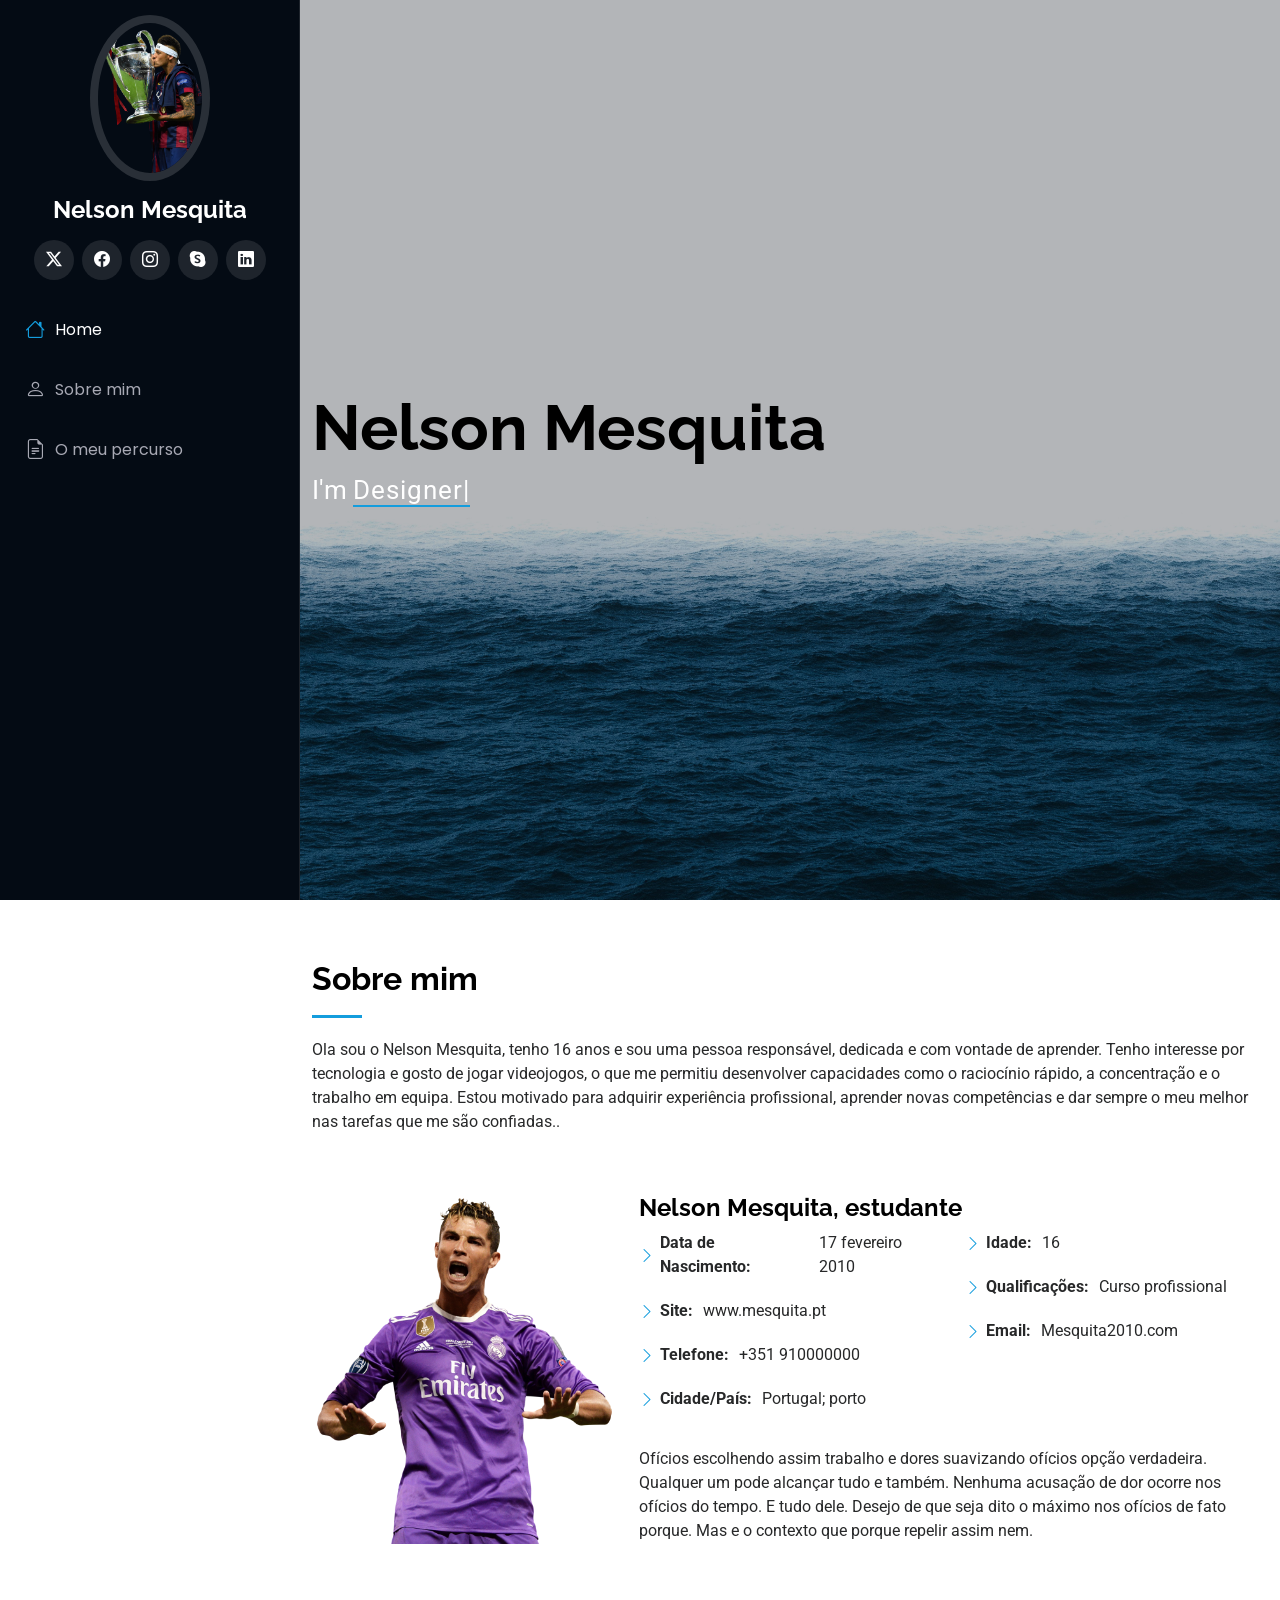
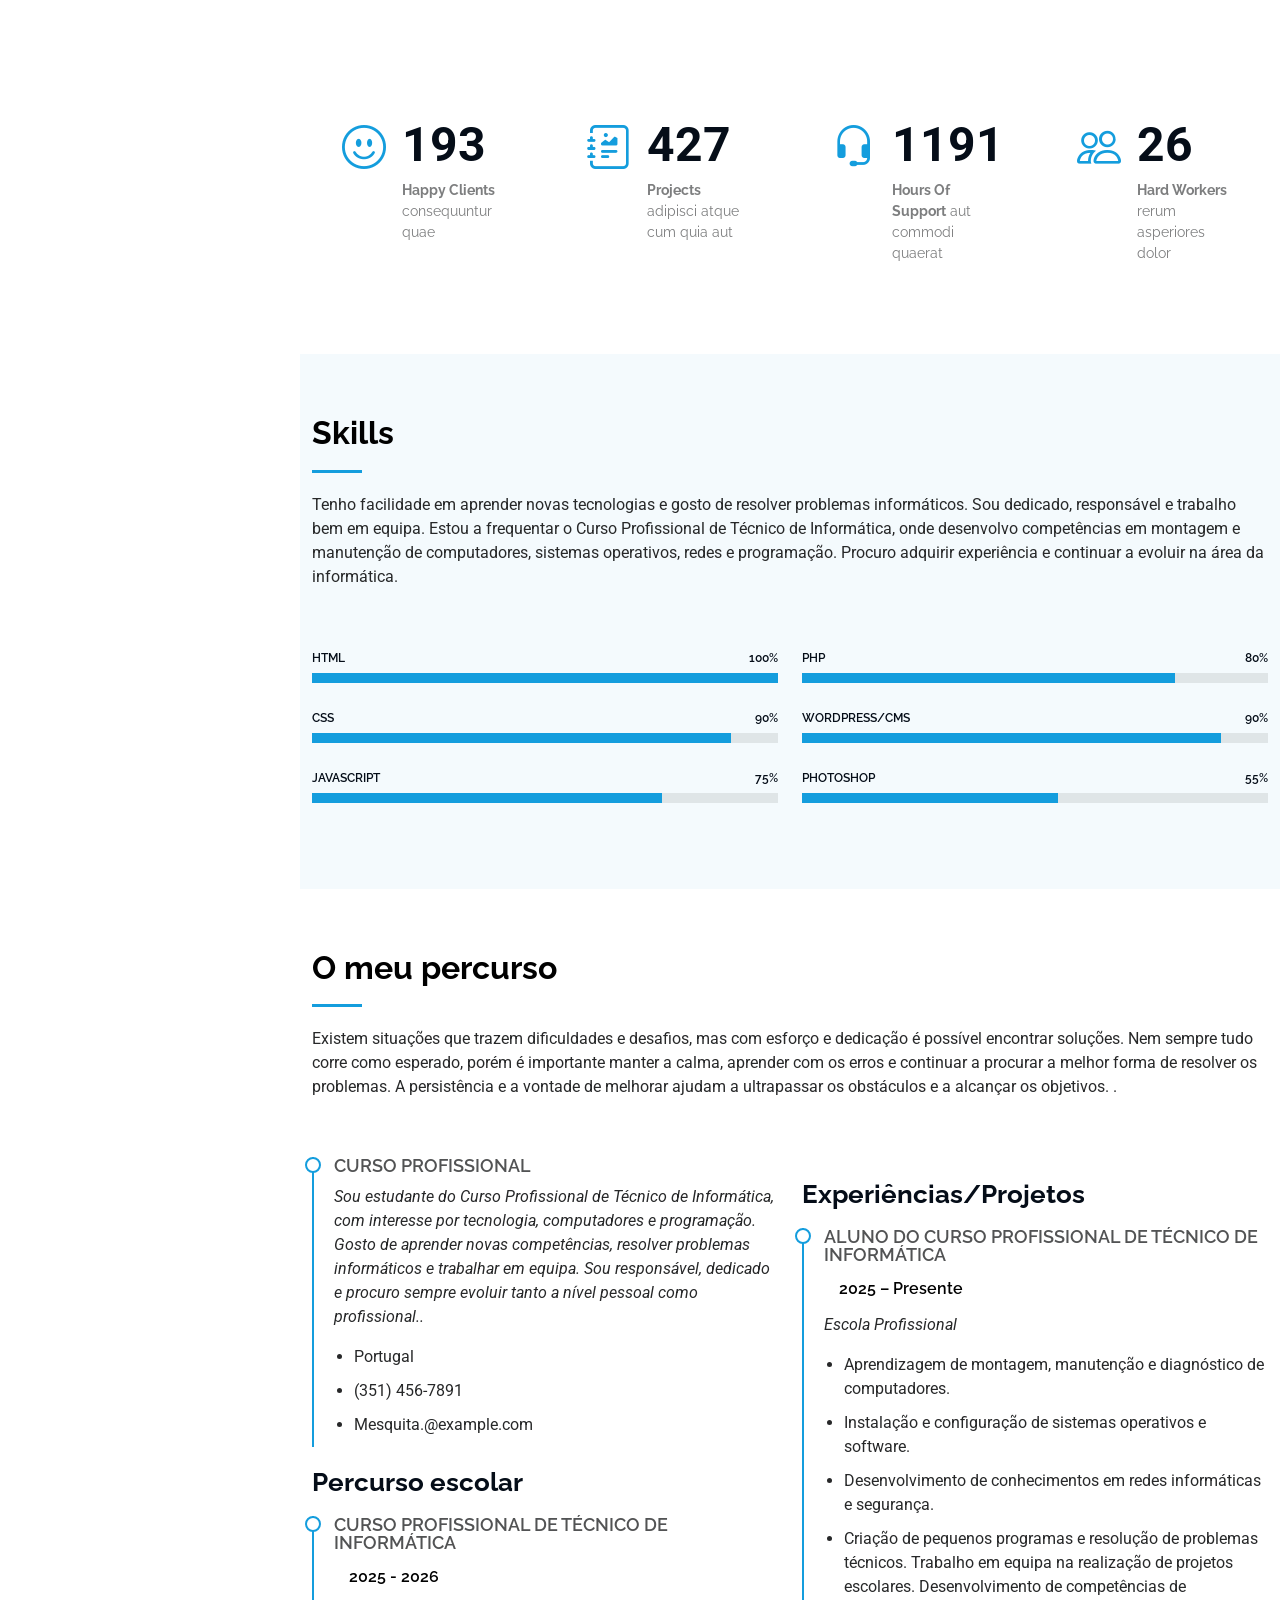
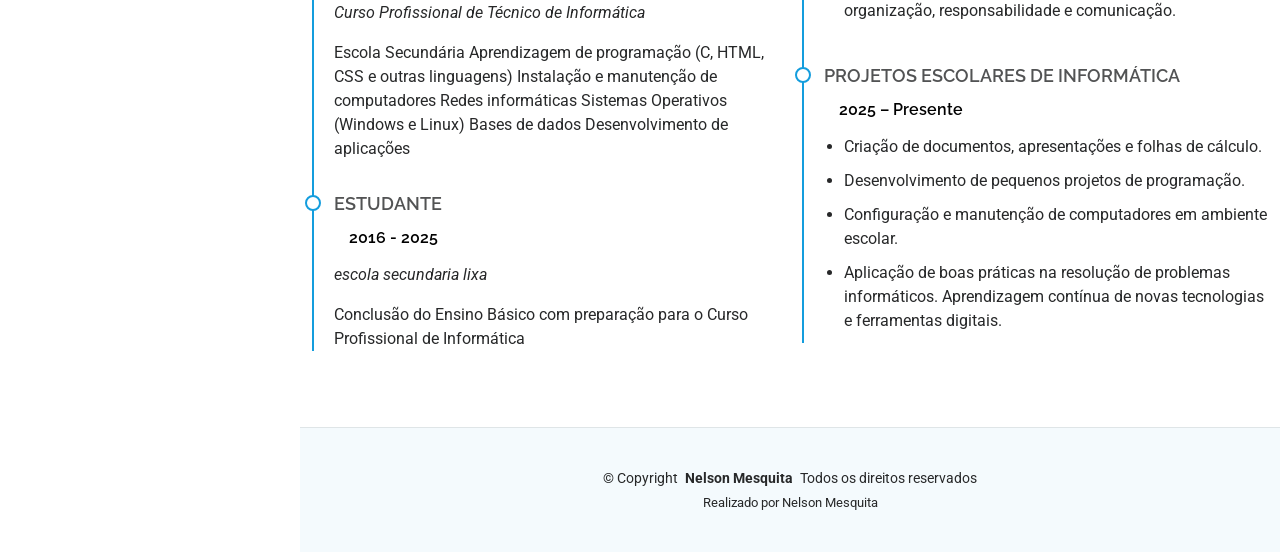
<file: index.html>
<!DOCTYPE html>
<html lang="en">

<head>
  <meta charset="utf-8">
  <meta content="width=device-width, initial-scale=1.0" name="viewport">
  <title>Nelson Mesquita - CV</title>
  <meta content="" name="description">
  <meta content="" name="keywords">

  <!-- Favicons -->
  <link href="assets/img/favicon2.png" rel="icon">
  <link href="assets/img/apple-touch-icon.png" rel="apple-touch-icon">

  <!-- Fonts -->
  <link href="https://fonts.googleapis.com" rel="preconnect">
  <link href="https://fonts.gstatic.com" rel="preconnect" crossorigin>
  <link href="https://fonts.googleapis.com/css2?family=Roboto:ital,wght@0,100;0,300;0,400;0,500;0,700;0,900;1,100;1,300;1,400;1,500;1,700;1,900&family=Poppins:ital,wght@0,100;0,200;0,300;0,400;0,500;0,600;0,700;0,800;0,900;1,100;1,200;1,300;1,400;1,500;1,600;1,700;1,800;1,900&family=Raleway:ital,wght@0,100;0,200;0,300;0,400;0,500;0,600;0,700;0,800;0,900;1,100;1,200;1,300;1,400;1,500;1,600;1,700;1,800;1,900&display=swap" rel="stylesheet">

  <!-- Vendor CSS Files -->
  <link href="assets/vendor/bootstrap/css/bootstrap.min.css" rel="stylesheet">
  <link href="assets/vendor/bootstrap-icons/bootstrap-icons.css" rel="stylesheet">
  <link href="assets/vendor/aos/aos.css" rel="stylesheet">
  <link href="assets/vendor/glightbox/css/glightbox.min.css" rel="stylesheet">
  <link href="assets/vendor/swiper/swiper-bundle.min.css" rel="stylesheet">

  <!-- Main CSS File -->
  <link href="assets/css/main.css" rel="stylesheet">

  <!-- =======================================================
  * Template Name: iPortfolio
  * Template URL: https://bootstrapmade.com/iportfolio-bootstrap-portfolio-websites-template/
  * Updated: Jun 29 2024 with Bootstrap v5.3.3
  * Author: BootstrapMade.com
  * License: https://bootstrapmade.com/license/
  ======================================================== -->
</head>

<body class="index-page">

  <header id="header" class="header dark-background d-flex flex-column">
    <i class="header-toggle d-xl-none bi bi-list"></i>

    <div class="profile-img">
      <img src="assets/img/prefil.png" alt="" class="img-fluid rounded-circle">
    </div>

    <a href="index.html" class="logo d-flex align-items-center justify-content-center">
      <!-- Uncomment the line below if you also wish to use an image logo -->
      <!-- <img src="assets/img/logo.png" alt=""> -->
      <h1 class="sitename">Nelson Mesquita</h1>
    </a>

    <div class="social-links text-center">
      <a href="#" class="twitter"><i class="bi bi-twitter-x"></i></a>
      <a href="#" class="facebook"><i class="bi bi-facebook"></i></a>
      <a href="#" class="instagram"><i class="bi bi-instagram"></i></a>
      <a href="#" class="google-plus"><i class="bi bi-skype"></i></a>
      <a href="#" class="linkedin"><i class="bi bi-linkedin"></i></a>
    </div>

    <nav id="navmenu" class="navmenu">
      <ul>
        <li><a href="#hero" class="active"><i class="bi bi-house navicon"></i>Home</a></li>
        <li><a href="#about"><i class="bi bi-person navicon"></i> Sobre mim</a></li>
        <li><a href="#resume"><i class="bi bi-file-earmark-text navicon"></i>O meu percurso</a></li>
      </ul>
    </nav>

  </header>

  <main class="main">

    <!-- Hero Section -->
    <section id="hero" class="hero section dark-background">

      <img src="assets/img/peixes.jpg" alt="" data-aos="fade-in" class="">

      <div class="container" data-aos="fade-up" data-aos-delay="100">
        <h2>Nelson Mesquita</h2>
        <p>I'm <span class="typed" data-typed-items="Designer, Developer, Freelancer, Photographer">Designer</span><span class="typed-cursor typed-cursor--blink" aria-hidden="true"></span><span class="typed-cursor typed-cursor--blink" aria-hidden="true"></span></p>
      </div>

    </section><!-- /Hero Section -->

    <!-- About Section -->
    <section id="about" class="about section">

      <!-- Section Title -->
      <div class="container section-title" data-aos="fade-up">
        <h2>Sobre mim</h2>
        <p>Ola sou o Nelson Mesquita, tenho 16 anos e sou uma pessoa responsável, dedicada e com vontade de aprender. Tenho interesse por tecnologia e gosto de jogar videojogos, o que me permitiu desenvolver capacidades como o raciocínio rápido, a concentração e o trabalho em equipa. Estou motivado para adquirir experiência profissional, aprender novas competências e dar sempre o meu melhor nas tarefas que me são confiadas..</p>
      </div><!-- End Section Title -->

      <div class="container" data-aos="fade-up" data-aos-delay="100">

        <div class="row gy-4 justify-content-center">
          <div class="col-lg-4">
            <img src="assets/img/goat.png" class="img-fluid" alt="">
          </div>
          <div class="col-lg-8 content">
            <h2 style="color: black;">Nelson Mesquita, estudante</h2>
           
            <div class="row">
              <div class="col-lg-6">
                <ul>
                  <li><i class="bi bi-chevron-right"></i> <strong>Data de Nascimento:</strong> <span>17 fevereiro 2010</span></li>
                  <li><i class="bi bi-chevron-right"></i> <strong>Site:</strong> <span>www.mesquita.pt</span></li>
                  <li><i class="bi bi-chevron-right"></i> <strong>Telefone:</strong> <span>+351 910000000</span></li>
                  <li><i class="bi bi-chevron-right"></i> <strong>Cidade/País:</strong> <span>Portugal; porto </span></li>
                </ul>
              </div>
              <div class="col-lg-6">
                <ul>
                  <li><i class="bi bi-chevron-right"></i> <strong>Idade:</strong> <span>16</span></li>
                  <li><i class="bi bi-chevron-right"></i> <strong>Qualificações:</strong> <span>Curso profissional</span></li>
                  <li><i class="bi bi-chevron-right"></i> <strong>Email:</strong> <span>Mesquita2010.com</span></li>
                </ul>
              </div>
            </div>
            <p class="py-3">
              Ofícios escolhendo assim trabalho e dores suavizando ofícios opção verdadeira. Qualquer um pode alcançar tudo e também. Nenhuma acusação de dor ocorre nos ofícios do tempo. E tudo dele. Desejo de que seja dito o máximo nos ofícios de fato porque. Mas e o contexto que porque repelir assim nem.
            </p>
          </div>
        </div>

      </div>

    </section><!-- /About Section -->

    <!-- Stats Section -->
    <section id="stats" class="stats section">

      <div class="container" data-aos="fade-up" data-aos-delay="100">

        <div class="row gy-4">

          <div class="col-lg-3 col-md-6">
            <div class="stats-item">
              <i class="bi bi-emoji-smile"></i>
              <span data-purecounter-start="0" data-purecounter-end="232" data-purecounter-duration="1" class="purecounter"></span>
              <p><strong>Happy Clients</strong> <span>consequuntur quae</span></p>
            </div>
          </div><!-- End Stats Item -->

          <div class="col-lg-3 col-md-6">
            <div class="stats-item">
              <i class="bi bi-journal-richtext"></i>
              <span data-purecounter-start="0" data-purecounter-end="521" data-purecounter-duration="1" class="purecounter"></span>
              <p><strong>Projects</strong> <span>adipisci atque cum quia aut</span></p>
            </div>
          </div><!-- End Stats Item -->

          <div class="col-lg-3 col-md-6">
            <div class="stats-item">
              <i class="bi bi-headset"></i>
              <span data-purecounter-start="0" data-purecounter-end="1453" data-purecounter-duration="1" class="purecounter"></span>
              <p><strong>Hours Of Support</strong> <span>aut commodi quaerat</span></p>
            </div>
          </div><!-- End Stats Item -->

          <div class="col-lg-3 col-md-6">
            <div class="stats-item">
              <i class="bi bi-people"></i>
              <span data-purecounter-start="0" data-purecounter-end="32" data-purecounter-duration="1" class="purecounter"></span>
              <p><strong>Hard Workers</strong> <span>rerum asperiores dolor</span></p>
            </div>
          </div><!-- End Stats Item -->

        </div>

      </div>

    </section><!-- /Stats Section -->

    <!-- Skills Section -->
    <section id="skills" class="skills section light-background">

      <!-- Section Title -->
      <div class="container section-title" data-aos="fade-up">
        <h2>Skills</h2>
        <p>Tenho facilidade em aprender novas tecnologias e gosto de resolver problemas informáticos. Sou dedicado, responsável e trabalho bem em equipa. Estou a frequentar o Curso Profissional de Técnico de Informática, onde desenvolvo competências em montagem e manutenção de computadores, sistemas operativos, redes e programação. Procuro adquirir experiência e continuar a evoluir na área da informática.
</p>
      </div><!-- End Section Title -->

      <div class="container" data-aos="fade-up" data-aos-delay="100">

        <div class="row skills-content skills-animation">

          <div class="col-lg-6">

            <div class="progress">
              <span class="skill"><span>HTML</span> <i class="val">100%</i></span>
              <div class="progress-bar-wrap">
                <div class="progress-bar" role="progressbar" aria-valuenow="100" aria-valuemin="0" aria-valuemax="100"></div>
              </div>
            </div><!-- End Skills Item -->

            <div class="progress">
              <span class="skill"><span>CSS</span> <i class="val">90%</i></span>
              <div class="progress-bar-wrap">
                <div class="progress-bar" role="progressbar" aria-valuenow="90" aria-valuemin="0" aria-valuemax="100"></div>
              </div>
            </div><!-- End Skills Item -->

            <div class="progress">
              <span class="skill"><span>JavaScript</span> <i class="val">75%</i></span>
              <div class="progress-bar-wrap">
                <div class="progress-bar" role="progressbar" aria-valuenow="75" aria-valuemin="0" aria-valuemax="100"></div>
              </div>
            </div><!-- End Skills Item -->

          </div>

          <div class="col-lg-6">

            <div class="progress">
              <span class="skill"><span>PHP</span> <i class="val">80%</i></span>
              <div class="progress-bar-wrap">
                <div class="progress-bar" role="progressbar" aria-valuenow="80" aria-valuemin="0" aria-valuemax="100"></div>
              </div>
            </div><!-- End Skills Item -->

            <div class="progress">
              <span class="skill"><span>WordPress/CMS</span> <i class="val">90%</i></span>
              <div class="progress-bar-wrap">
                <div class="progress-bar" role="progressbar" aria-valuenow="90" aria-valuemin="0" aria-valuemax="100"></div>
              </div>
            </div><!-- End Skills Item -->

            <div class="progress">
              <span class="skill"><span>Photoshop</span> <i class="val">55%</i></span>
              <div class="progress-bar-wrap">
                <div class="progress-bar" role="progressbar" aria-valuenow="55" aria-valuemin="0" aria-valuemax="100"></div>
              </div>
            </div><!-- End Skills Item -->

          </div>

        </div>

      </div>

    </section><!-- /Skills Section -->

    <!-- Resume Section -->
    <section id="resume" class="resume section">

      <!-- Section Title -->
      <div class="container section-title" data-aos="fade-up">
        <h2>O meu percurso</h2>
        <p>Existem situações que trazem dificuldades e desafios, mas com esforço e dedicação é possível encontrar soluções. Nem sempre tudo corre como esperado, porém é importante manter a calma, aprender com os erros e continuar a procurar a melhor forma de resolver os problemas. A persistência e a vontade de melhorar ajudam a ultrapassar os obstáculos e a alcançar os objetivos.
 .</p>
      </div><!-- End Section Title -->

      <div class="container">

        <div class="row">

          <div class="col-lg-6" data-aos="fade-up" data-aos-delay="100">
        

            <div class="resume-item pb-0">
              <h4>Curso Profissional</h4>
              <p><em>Sou estudante do Curso Profissional de Técnico de Informática, com interesse por tecnologia, computadores e programação. Gosto de aprender novas competências, resolver problemas informáticos e trabalhar em equipa. Sou responsável, dedicado e procuro sempre evoluir tanto a nível pessoal como profissional..</em></p>
              <ul>
                <li>Portugal</li>
                <li>(351) 456-7891</li>
                <li>Mesquita.@example.com</li>
              </ul>
            </div><!-- Edn Resume Item -->

            <h3 class="resume-title">Percurso escolar </h3>
            <div class="resume-item">
              <h4>Curso Profissional de técnico de Informática</h4>
              <h5>2025 - 2026</h5>
              <p><em>Curso Profissional de Técnico de Informática</em></p>
              <p>Escola Secundária  Aprendizagem de programação (C, HTML, CSS e outras linguagens) Instalação e manutenção de computadores Redes informáticas Sistemas Operativos (Windows e Linux) Bases de dados Desenvolvimento de aplicações</p>
            </div><!-- Edn Resume Item -->

            <div class="resume-item">
              <h4>Estudante </h4>
              <h5>2016 - 2025</h5>
              <p><em>escola secundaria lixa </em></p>
              <p>Conclusão do Ensino Básico com preparação para o Curso Profissional de Informática</p>
            </div><!-- Edn Resume Item -->

          </div>

          <div class="col-lg-6" data-aos="fade-up" data-aos-delay="200">
            <h3 class="resume-title">Experiências/Projetos </h3>
            <div class="resume-item">
              <h4>Aluno do Curso Profissional de Técnico de Informática</h4>
              <h5>2025 – Presente</h5>
              <p><em>Escola Profissional </em></p>
              <ul>
                <li>Aprendizagem de montagem, manutenção e diagnóstico de computadores.</li>
                <li>Instalação e configuração de sistemas operativos e software. </li>
                <li>Desenvolvimento de conhecimentos em redes informáticas e segurança.</li>
                <li>Criação de pequenos programas e resolução de problemas técnicos.
Trabalho em equipa na realização de projetos escolares.
Desenvolvimento de competências de organização, responsabilidade e comunicação.</li>
              </ul>
            </div><!-- Edn Resume Item -->

            <div class="resume-item">
              <h4>Projetos Escolares de Informática</h4>
              <h5>2025 – Presente</h5>
              
              <ul>
                <li>Criação de documentos, apresentações e folhas de cálculo.</li>
                <li>Desenvolvimento de pequenos projetos de programação.</li>
                <li>Configuração e manutenção de computadores em ambiente escolar.</li>
                <li>Aplicação de boas práticas na resolução de problemas informáticos.
Aprendizagem contínua de novas tecnologias e ferramentas digitais.</li>
              </ul>
            </div><!-- Edn Resume Item -->

          </div>

        </div>

      </div>

    </section><!-- /Resume Section -->
  </main>
  <footer id="footer" class="footer position-relative light-background">

    <div class="container">
      <div class="copyright text-center ">
        <p>© <span>Copyright</span> <strong class="px-1 sitename">Nelson Mesquita</strong> <span>Todos os direitos reservados </span></p>
      </div>
      <div class="credits">
      Realizado por Nelson Mesquita 
      </div>
    </div>

  </footer>

  <!-- Scroll Top -->
  <a href="#" id="scroll-top" class="scroll-top d-flex align-items-center justify-content-center"><i class="bi bi-arrow-up-short"></i></a>

  <!-- Preloader -->
  <div id="preloader"></div>

  <!-- Vendor JS Files -->
  <script src="assets/vendor/bootstrap/js/bootstrap.bundle.min.js"></script>
  <script src="assets/vendor/php-email-form/validate.js"></script>
  <script src="assets/vendor/aos/aos.js"></script>
  <script src="assets/vendor/typed.js/typed.umd.js"></script>
  <script src="assets/vendor/purecounter/purecounter_vanilla.js"></script>
  <script src="assets/vendor/waypoints/noframework.waypoints.js"></script>
  <script src="assets/vendor/glightbox/js/glightbox.min.js"></script>
  <script src="assets/vendor/imagesloaded/imagesloaded.pkgd.min.js"></script>
  <script src="assets/vendor/isotope-layout/isotope.pkgd.min.js"></script>
  <script src="assets/vendor/swiper/swiper-bundle.min.js"></script>

  <!-- Main JS File -->
  <script src="assets/js/main.js"></script>

</body>

</html>
</file>
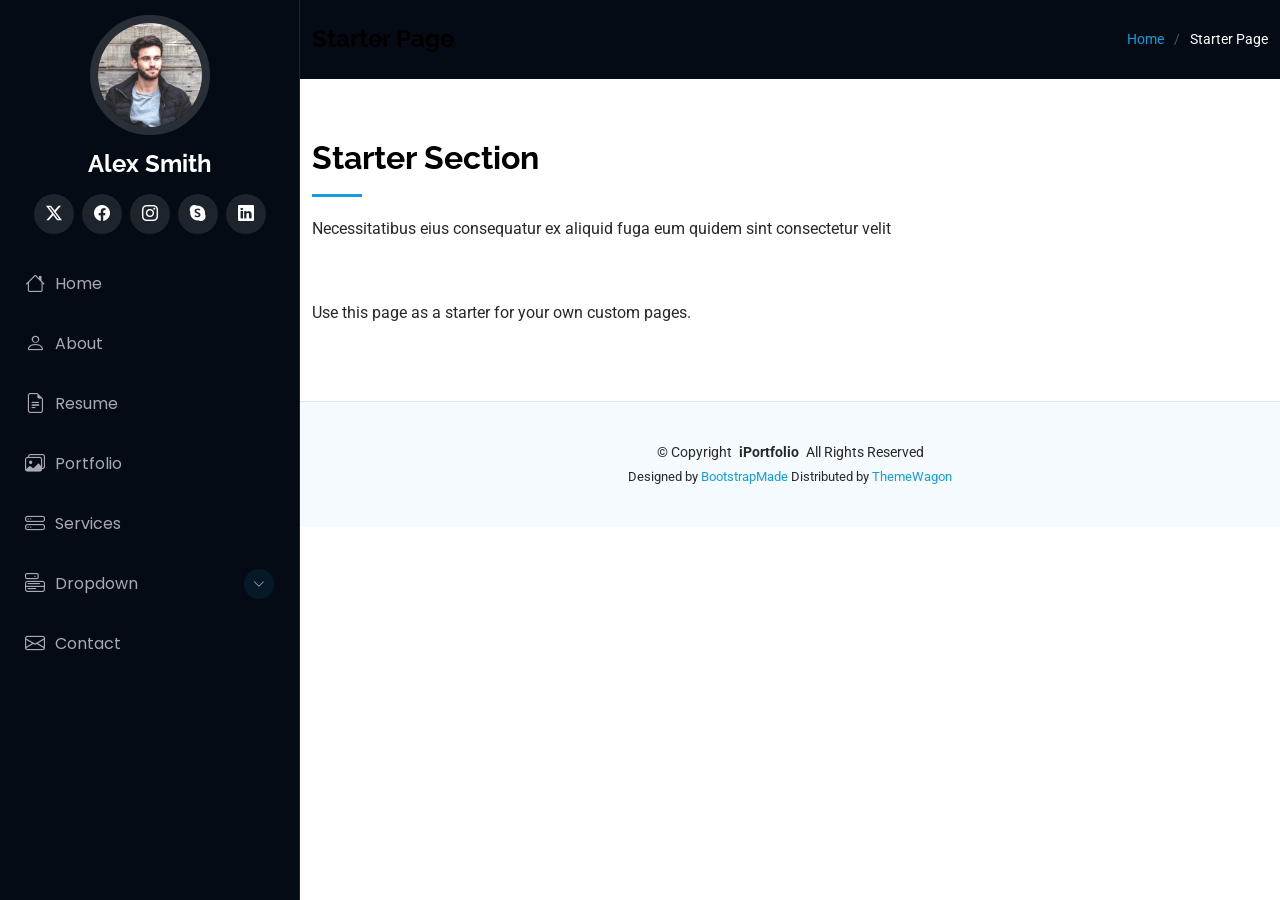
<file: starter-page.html>
<!DOCTYPE html>
<html lang="en">

<head>
  <meta charset="utf-8">
  <meta content="width=device-width, initial-scale=1.0" name="viewport">
  <title>Starter Page - iPortfolio Bootstrap Template</title>
  <meta content="" name="description">
  <meta content="" name="keywords">

  <!-- Favicons -->
  <link href="assets/img/favicon.png" rel="icon">
  <link href="assets/img/apple-touch-icon.png" rel="apple-touch-icon">

  <!-- Fonts -->
  <link href="https://fonts.googleapis.com" rel="preconnect">
  <link href="https://fonts.gstatic.com" rel="preconnect" crossorigin>
  <link href="https://fonts.googleapis.com/css2?family=Roboto:ital,wght@0,100;0,300;0,400;0,500;0,700;0,900;1,100;1,300;1,400;1,500;1,700;1,900&family=Poppins:ital,wght@0,100;0,200;0,300;0,400;0,500;0,600;0,700;0,800;0,900;1,100;1,200;1,300;1,400;1,500;1,600;1,700;1,800;1,900&family=Raleway:ital,wght@0,100;0,200;0,300;0,400;0,500;0,600;0,700;0,800;0,900;1,100;1,200;1,300;1,400;1,500;1,600;1,700;1,800;1,900&display=swap" rel="stylesheet">

  <!-- Vendor CSS Files -->
  <link href="assets/vendor/bootstrap/css/bootstrap.min.css" rel="stylesheet">
  <link href="assets/vendor/bootstrap-icons/bootstrap-icons.css" rel="stylesheet">
  <link href="assets/vendor/aos/aos.css" rel="stylesheet">
  <link href="assets/vendor/glightbox/css/glightbox.min.css" rel="stylesheet">
  <link href="assets/vendor/swiper/swiper-bundle.min.css" rel="stylesheet">

  <!-- Main CSS File -->
  <link href="assets/css/main.css" rel="stylesheet">

  <!-- =======================================================
  * Template Name: iPortfolio
  * Template URL: https://bootstrapmade.com/iportfolio-bootstrap-portfolio-websites-template/
  * Updated: Jun 29 2024 with Bootstrap v5.3.3
  * Author: BootstrapMade.com
  * License: https://bootstrapmade.com/license/
  ======================================================== -->
</head>

<body class="starter-page-page">

  <header id="header" class="header dark-background d-flex flex-column">
    <i class="header-toggle d-xl-none bi bi-list"></i>

    <div class="profile-img">
      <img src="assets/img/my-profile-img.jpg" alt="" class="img-fluid rounded-circle">
    </div>

    <a href="index.html" class="logo d-flex align-items-center justify-content-center">
      <!-- Uncomment the line below if you also wish to use an image logo -->
      <!-- <img src="assets/img/logo.png" alt=""> -->
      <h1 class="sitename">Alex Smith</h1>
    </a>

    <div class="social-links text-center">
      <a href="#" class="twitter"><i class="bi bi-twitter-x"></i></a>
      <a href="#" class="facebook"><i class="bi bi-facebook"></i></a>
      <a href="#" class="instagram"><i class="bi bi-instagram"></i></a>
      <a href="#" class="google-plus"><i class="bi bi-skype"></i></a>
      <a href="#" class="linkedin"><i class="bi bi-linkedin"></i></a>
    </div>

    <nav id="navmenu" class="navmenu">
      <ul>
        <li><a href="#hero"><i class="bi bi-house navicon"></i>Home</a></li>
        <li><a href="#about"><i class="bi bi-person navicon"></i> About</a></li>
        <li><a href="#resume"><i class="bi bi-file-earmark-text navicon"></i> Resume</a></li>
        <li><a href="#portfolio"><i class="bi bi-images navicon"></i> Portfolio</a></li>
        <li><a href="#services"><i class="bi bi-hdd-stack navicon"></i> Services</a></li>
        <li class="dropdown"><a href="#"><i class="bi bi-menu-button navicon"></i> <span>Dropdown</span> <i class="bi bi-chevron-down toggle-dropdown"></i></a>
          <ul>
            <li><a href="#">Dropdown 1</a></li>
            <li class="dropdown"><a href="#"><span>Deep Dropdown</span> <i class="bi bi-chevron-down toggle-dropdown"></i></a>
              <ul>
                <li><a href="#">Deep Dropdown 1</a></li>
                <li><a href="#">Deep Dropdown 2</a></li>
                <li><a href="#">Deep Dropdown 3</a></li>
                <li><a href="#">Deep Dropdown 4</a></li>
                <li><a href="#">Deep Dropdown 5</a></li>
              </ul>
            </li>
            <li><a href="#">Dropdown 2</a></li>
            <li><a href="#">Dropdown 3</a></li>
            <li><a href="#">Dropdown 4</a></li>
          </ul>
        </li>
        <li><a href="#contact"><i class="bi bi-envelope navicon"></i> Contact</a></li>
      </ul>
    </nav>

  </header>

  <main class="main">

    <!-- Page Title -->
    <div class="page-title dark-background">
      <div class="container d-lg-flex justify-content-between align-items-center">
        <h1 class="mb-2 mb-lg-0">Starter Page</h1>
        <nav class="breadcrumbs">
          <ol>
            <li><a href="index.html">Home</a></li>
            <li class="current">Starter Page</li>
          </ol>
        </nav>
      </div>
    </div><!-- End Page Title -->

    <!-- Starter Section Section -->
    <section id="starter-section" class="starter-section section">

      <!-- Section Title -->
      <div class="container section-title" data-aos="fade-up">
        <h2>Starter Section</h2>
        <p>Necessitatibus eius consequatur ex aliquid fuga eum quidem sint consectetur velit</p>
      </div><!-- End Section Title -->

      <div class="container" data-aos="fade-up">
        <p>Use this page as a starter for your own custom pages.</p>
      </div>

    </section><!-- /Starter Section Section -->

  </main>

  <footer id="footer" class="footer position-relative light-background">

    <div class="container">
      <div class="copyright text-center ">
        <p>© <span>Copyright</span> <strong class="px-1 sitename">iPortfolio</strong> <span>All Rights Reserved</span></p>
      </div>
      <div class="credits">
        <!-- All the links in the footer should remain intact. -->
        <!-- You can delete the links only if you've purchased the pro version. -->
        <!-- Licensing information: https://bootstrapmade.com/license/ -->
        <!-- Purchase the pro version with working PHP/AJAX contact form: [buy-url] -->
        Designed by <a href="https://bootstrapmade.com/">BootstrapMade</a> Distributed by <a href="https://themewagon.com">ThemeWagon</a>
      </div>
    </div>

  </footer>

  <!-- Scroll Top -->
  <a href="#" id="scroll-top" class="scroll-top d-flex align-items-center justify-content-center"><i class="bi bi-arrow-up-short"></i></a>

  <!-- Preloader -->
  <div id="preloader"></div>

  <!-- Vendor JS Files -->
  <script src="assets/vendor/bootstrap/js/bootstrap.bundle.min.js"></script>
  <script src="assets/vendor/php-email-form/validate.js"></script>
  <script src="assets/vendor/aos/aos.js"></script>
  <script src="assets/vendor/typed.js/typed.umd.js"></script>
  <script src="assets/vendor/purecounter/purecounter_vanilla.js"></script>
  <script src="assets/vendor/waypoints/noframework.waypoints.js"></script>
  <script src="assets/vendor/glightbox/js/glightbox.min.js"></script>
  <script src="assets/vendor/imagesloaded/imagesloaded.pkgd.min.js"></script>
  <script src="assets/vendor/isotope-layout/isotope.pkgd.min.js"></script>
  <script src="assets/vendor/swiper/swiper-bundle.min.js"></script>

  <!-- Main JS File -->
  <script src="assets/js/main.js"></script>

</body>

</html>
</file>
<file: assets/css/main.css>
/**
* Template Name: iPortfolio
* Template URL: https://bootstrapmade.com/iportfolio-bootstrap-portfolio-websites-template/
* Updated: Jun 29 2024 with Bootstrap v5.3.3
* Author: BootstrapMade.com
* License: https://bootstrapmade.com/license/
*/

/*--------------------------------------------------------------
# Font & Color Variables
# Help: https://bootstrapmade.com/color-system/
--------------------------------------------------------------*/
/* Fonts */
:root {
  --default-font: "Roboto",  system-ui, -apple-system, "Segoe UI", Roboto, "Helvetica Neue", Arial, "Noto Sans", "Liberation Sans", sans-serif, "Apple Color Emoji", "Segoe UI Emoji", "Segoe UI Symbol", "Noto Color Emoji";
  --heading-font: "Raleway",  sans-serif;
  --nav-font: "Poppins",  sans-serif;
}

/* Global Colors - The following color variables are used throughout the website. Updating them here will change the color scheme of the entire website */
:root { 
  --background-color: #ffffff; /* Background color for the entire website, including individual sections */
  --default-color: #272829; /* Default color used for the majority of the text content across the entire website */
  --heading-color: #050d18; /* Color for headings, subheadings and title throughout the website */
  --accent-color: #149ddd; /* Accent color that represents your brand on the website. It's used for buttons, links, and other elements that need to stand out */
  --surface-color: #ffffff; /* The surface color is used as a background of boxed elements within sections, such as cards, icon boxes, or other elements that require a visual separation from the global background. */
  --contrast-color: #ffffff; /* Contrast color for text, ensuring readability against backgrounds of accent, heading, or default colors. */
}

/* Nav Menu Colors - The following color variables are used specifically for the navigation menu. They are separate from the global colors to allow for more customization options */
:root {
  --nav-color: #a8a9b4;  /* The default color of the main navmenu links */
  --nav-hover-color: #ffffff; /* Applied to main navmenu links when they are hovered over or active */
  --nav-mobile-background-color: #040b14; /* Used as the background color for mobile navigation menu */
  --nav-dropdown-background-color: #040b14; /* Used as the background color for dropdown items that appear when hovering over primary navigation items */
  --nav-dropdown-color: #a8a9b4; /* Used for navigation links of the dropdown items in the navigation menu. */
  --nav-dropdown-hover-color: #ffffff; /* Similar to --nav-hover-color, this color is applied to dropdown navigation links when they are hovered over. */
}

/* Color Presets - These classes override global colors when applied to any section or element, providing reuse of the sam color scheme. */

.light-background {
  --background-color: #f4fafd;
  --surface-color: #ffffff;
}

.dark-background {
  --background-color: #040b14;
  --default-color: #ffffff;
  --heading-color: #ffffff;
  --surface-color: #151f2b;
  --contrast-color: #ffffff;
}

/* Smooth scroll */
:root {
  scroll-behavior: smooth;
}

/*--------------------------------------------------------------
# General Styling & Shared Classes
--------------------------------------------------------------*/
body {
  color: var(--default-color);
  background-color: var(--background-color);
  font-family: var(--default-font);
}

a {
  color: var(--accent-color);
  text-decoration: none;
  transition: 0.3s;
}

a:hover {
  color: color-mix(in srgb, var(--accent-color), transparent 25%);
  text-decoration: none;
}

h1,
h2,
h3,
h4,
h5,
h6 {
  color: black;
  font-family: var(--heading-font);
}

/* PHP Email Form Messages
------------------------------*/
.php-email-form .error-message {
  display: none;
  background: #df1529;
  color: #ffffff;
  text-align: left;
  padding: 15px;
  margin-bottom: 24px;
  font-weight: 600;
}

.php-email-form .sent-message {
  display: none;
  color: #ffffff;
  background: #059652;
  text-align: center;
  padding: 15px;
  margin-bottom: 24px;
  font-weight: 600;
}

.php-email-form .loading {
  display: none;
  background: var(--surface-color);
  text-align: center;
  padding: 15px;
  margin-bottom: 24px;
}

.php-email-form .loading:before {
  content: "";
  display: inline-block;
  border-radius: 50%;
  width: 24px;
  height: 24px;
  margin: 0 10px -6px 0;
  border: 3px solid var(--accent-color);
  border-top-color: var(--surface-color);
  animation: php-email-form-loading 1s linear infinite;
}

@keyframes php-email-form-loading {
  0% {
    transform: rotate(0deg);
  }

  100% {
    transform: rotate(360deg);
  }
}

/*--------------------------------------------------------------
# Global Header
--------------------------------------------------------------*/
.header {
  color: var(--default-color);
  background-color: var(--background-color);
  position: fixed;
  top: 0;
  left: 0;
  bottom: 0;
  padding: 0 15px;
  width: 300px;
  transition: all ease-in-out 0.3s;
  overflow-y: auto;
  z-index: 997;
  border-right: 1px solid color-mix(in srgb, var(--default-color), transparent 90%);
}

.header .profile-img img {
  margin: 15px auto;
  display: block;
  width: 120px;
  border: 8px solid color-mix(in srgb, var(--default-color), transparent 85%);
}

.header .logo {
  line-height: 1;
  margin-bottom: 15px;
}

.header .logo img {
  max-height: 32px;
  margin-right: 8px;
}

.header .logo h1 {
  font-size: 24px;
  margin: 0;
  font-weight: 700;
  color: var(--heading-color);
}

.header .social-links {
  margin: 0 0 20px 0;
}

.header .social-links a {
  font-size: 16px;
  display: inline-flex;
  align-items: center;
  justify-content: center;
  background: color-mix(in srgb, var(--default-color), transparent 90%);
  color: var(--default-color);
  margin: 0 2px;
  border-radius: 50%;
  text-align: center;
  width: 40px;
  height: 40px;
  transition: 0.3s;
}

.header .social-links a:hover {
  color: var(--contrast-color);
  background: var(--accent-color);
}

@media (min-width: 1200px) {

  .header~main,
  .header~#footer {
    margin-left: 300px;
  }
}

@media (max-width: 1199px) {
  .header {
    left: -100%;
  }
}

.header.header-show {
  left: 0;
}

.header .header-toggle {
  color: var(--contrast-color);
  background-color: var(--accent-color);
  font-size: 22px;
  display: flex;
  align-items: center;
  justify-content: center;
  width: 40px;
  height: 40px;
  border-radius: 50%;
  cursor: pointer;
  position: fixed;
  top: 15px;
  right: 15px;
  z-index: 9999;
  transition: background-color 0.3s;
}

.header .header-toggle:hover {
  color: var(--contrast-color);
  background-color: color-mix(in srgb, var(--accent-color) 90%, white 15%);
}

/*--------------------------------------------------------------
# Navigation Menu
--------------------------------------------------------------*/
.mobile-nav-toggle {
  display: none;
}

.navmenu {
  padding: 0;
  z-index: 9997;
}

.navmenu ul {
  list-style: none;
  padding: 0 0 20px 0;
  margin: 0;
}

.navmenu a,
.navmenu a:focus {
  color: var(--nav-color);
  padding: 15px 10px;
  font-family: var(--nav-font);
  font-size: 16px;
  font-weight: 400;
  display: flex;
  align-items: center;
  white-space: nowrap;
  transition: 0.3s;
  width: 100%;
}

.navmenu a .navicon,
.navmenu a:focus .navicon {
  font-size: 20px;
  margin-right: 10px;
}

.navmenu a .toggle-dropdown,
.navmenu a:focus .toggle-dropdown {
  font-size: 12px;
  line-height: 0;
  margin-left: auto;
  width: 30px;
  height: 30px;
  display: flex;
  align-items: center;
  justify-content: center;
  border-radius: 50%;
  transition: 0.3s;
  flex-shrink: 0;
  background-color: color-mix(in srgb, var(--accent-color), transparent 90%);
}

.navmenu a .toggle-dropdown:hover,
.navmenu a:focus .toggle-dropdown:hover {
  background-color: var(--accent-color);
  color: var(--contrast-color);
}

.navmenu a:hover,
.navmenu .active,
.navmenu .active:focus {
  color: var(--nav-hover-color);
}

.navmenu a:hover .navicon,
.navmenu .active .navicon,
.navmenu .active:focus .navicon {
  color: var(--accent-color);
}

.navmenu .active .toggle-dropdown,
.navmenu .active:focus .toggle-dropdown {
  background-color: var(--accent-color);
  color: var(--contrast-color);
  transform: rotate(180deg);
}

.navmenu .dropdown {
  display: block;
}

.navmenu .dropdown a,
.navmenu .dropdown a:focus {
  color: --nav-dropdown-color;
}

.navmenu .dropdown a:hover,
.navmenu .dropdown .active,
.navmenu .dropdown .active:focus {
  color: var(--nav-dropdown-hover-color);
}

.navmenu .dropdown ul {
  position: static;
  display: none;
  z-index: 99;
  padding: 5px 10px;
  margin: 5px 10px;
  background-color: var(--nav-dropdown-background-color);
  border: 1px solid color-mix(in srgb, var(--default-color), transparent 90%);
  box-shadow: none;
  transition: all 0.5s ease-in-out;
}

.navmenu .dropdown ul ul {
  background-color: rgba(33, 37, 41, 0.1);
}

.navmenu .dropdown>.dropdown-active {
  display: block;
  background-color: rgba(33, 37, 41, 0.03);
}

/*--------------------------------------------------------------
# Global Footer
--------------------------------------------------------------*/
.footer {
  color: var(--default-color);
  background-color: var(--background-color);
  font-size: 14px;
  padding: 40px 0;
  position: relative;
  border-top: 1px solid color-mix(in srgb, var(--default-color), transparent 90%);
}

.footer .copyright p {
  margin-bottom: 0;
}

.footer .credits {
  margin-top: 4px;
  font-size: 13px;
  text-align: center;
}

/*--------------------------------------------------------------
# Preloader
--------------------------------------------------------------*/
#preloader {
  position: fixed;
  inset: 0;
  z-index: 999999;
  overflow: hidden;
  background: var(--background-color);
  transition: all 0.6s ease-out;
}

#preloader:before {
  content: "";
  position: fixed;
  top: calc(50% - 30px);
  left: calc(50% - 30px);
  border: 6px solid #ffffff;
  border-color: var(--accent-color) transparent var(--accent-color) transparent;
  border-radius: 50%;
  width: 60px;
  height: 60px;
  animation: animate-preloader 1.5s linear infinite;
}

@keyframes animate-preloader {
  0% {
    transform: rotate(0deg);
  }

  100% {
    transform: rotate(360deg);
  }
}

/*--------------------------------------------------------------
# Scroll Top Button
--------------------------------------------------------------*/
.scroll-top {
  position: fixed;
  visibility: hidden;
  opacity: 0;
  right: 15px;
  bottom: -15px;
  z-index: 99999;
  background-color: var(--accent-color);
  width: 44px;
  height: 44px;
  border-radius: 50px;
  transition: all 0.4s;
}

.scroll-top i {
  font-size: 24px;
  color: var(--contrast-color);
  line-height: 0;
}

.scroll-top:hover {
  background-color: color-mix(in srgb, var(--accent-color), transparent 20%);
  color: var(--contrast-color);
}

.scroll-top.active {
  visibility: visible;
  opacity: 1;
  bottom: 15px;
}

/*--------------------------------------------------------------
# Disable aos animation delay on mobile devices
--------------------------------------------------------------*/
@media screen and (max-width: 768px) {
  [data-aos-delay] {
    transition-delay: 0 !important;
  }
}

/*--------------------------------------------------------------
# Global Page Titles & Breadcrumbs
--------------------------------------------------------------*/
.page-title {
  color: var(--default-color);
  background-color: var(--background-color);
  padding: 25px 0;
  position: relative;
}

.page-title h1 {
  font-size: 24px;
  font-weight: 700;
}

.page-title .breadcrumbs ol {
  display: flex;
  flex-wrap: wrap;
  list-style: none;
  padding: 0;
  margin: 0;
  font-size: 14px;
  font-weight: 400;
}

.page-title .breadcrumbs ol li+li {
  padding-left: 10px;
}

.page-title .breadcrumbs ol li+li::before {
  content: "/";
  display: inline-block;
  padding-right: 10px;
  color: color-mix(in srgb, var(--default-color), transparent 70%);
}

/*--------------------------------------------------------------
# Global Sections
--------------------------------------------------------------*/
section,
.section {
  color: var(--default-color);
  background-color: var(--background-color);
  padding: 60px 0;
  overflow: clip;
}

/*--------------------------------------------------------------
# Global Section Titles
--------------------------------------------------------------*/
.section-title {
  padding-bottom: 60px;
  position: relative;
}

.section-title h2 {
  font-size: 32px;
  font-weight: 700;
  margin-bottom: 20px;
  padding-bottom: 20px;
  position: relative;
}

.section-title h2:after {
  content: "";
  position: absolute;
  display: block;
  width: 50px;
  height: 3px;
  background: var(--accent-color);
  left: 0;
  bottom: 0;
}

.section-title p {
  margin-bottom: 0;
}

/*--------------------------------------------------------------
# Hero Section
--------------------------------------------------------------*/
.hero {
  width: 100%;
  min-height: 100vh;
  position: relative;
  padding: 80px 0;
  display: flex;
  align-items: center;
  justify-content: center;
}

.hero img {
  position: absolute;
  inset: 0;
  display: block;
  width: 100%;
  height: 100%;
  object-fit: cover;
  z-index: 1;
}

.hero:before {
  content: "";
  background: color-mix(in srgb, var(--background-color), transparent 70%);
  position: absolute;
  inset: 0;
  z-index: 2;
}

.hero .container {
  position: relative;
  z-index: 3;
}

.hero h2 {
  margin: 0;
  font-size: 64px;
  font-weight: 700;
}

.hero p {
  margin: 5px 0 0 0;
  font-size: 26px;
}

.hero p span {
  letter-spacing: 1px;
  border-bottom: 2px solid var(--accent-color);
}

.hero .social-links {
  margin-top: 25px;
}

.hero .social-links a {
  font-size: 24px;
  display: inline-block;
  color: color-mix(in srgb, var(--default-color), transparent 50%);
  line-height: 1;
  margin-right: 20px;
  transition: 0.3s;
}

.hero .social-links a:hover {
  color: var(--accent-color);
}

@media (max-width: 768px) {
  .hero h2 {
    font-size: 32px;
  }

  .hero p {
    font-size: 20px;
  }
}

/*--------------------------------------------------------------
# About Section
--------------------------------------------------------------*/
.about .content h2 {
  font-weight: 700;
  font-size: 24px;
}

.about .content ul {
  list-style: none;
  padding: 0;
}

.about .content ul li {
  margin-bottom: 20px;
  display: flex;
  align-items: center;
}

.about .content ul strong {
  margin-right: 10px;
}

.about .content ul i {
  font-size: 16px;
  margin-right: 5px;
  color: var(--accent-color);
  line-height: 0;
}

/*--------------------------------------------------------------
# Stats Section
--------------------------------------------------------------*/
.stats .stats-item {
  padding: 30px;
  width: 100%;
}

.stats .stats-item i {
  color: var(--accent-color);
  display: block;
  font-size: 44px;
  float: left;
  line-height: 0;
}

.stats .stats-item .purecounter {
  color: var(--heading-color);
  font-size: 48px;
  line-height: 40px;
  display: block;
  font-weight: 700;
  margin-left: 60px;
}

.stats .stats-item p {
  color: color-mix(in srgb, var(--default-color), transparent 40%);
  padding: 15px 0 0 0;
  margin: 0 0 0 60px;
  font-family: var(--heading-font);
  font-size: 14px;
}

/*--------------------------------------------------------------
# Skills Section
--------------------------------------------------------------*/
.skills .progress {
  height: 60px;
  display: block;
  background: none;
  border-radius: 0;
}

.skills .progress .skill {
  color: var(--heading-color);
  padding: 0;
  margin: 0 0 6px 0;
  text-transform: uppercase;
  display: block;
  font-weight: 600;
  font-family: var(--heading-font);
}

.skills .progress .skill .val {
  float: right;
  font-style: normal;
}

.skills .progress-bar-wrap {
  background: color-mix(in srgb, var(--default-color), transparent 90%);
  height: 10px;
}

.skills .progress-bar {
  width: 1px;
  height: 10px;
  transition: 0.9s;
  background-color: var(--accent-color);
}

/*--------------------------------------------------------------
# Resume Section
--------------------------------------------------------------*/
.resume .resume-title {
  color: var(--heading-color);
  font-size: 26px;
  font-weight: 700;
  margin-top: 20px;
  margin-bottom: 20px;
}

.resume .resume-item {
  padding: 0 0 20px 20px;
  margin-top: -2px;
  border-left: 2px solid var(--accent-color);
  position: relative;
}

.resume .resume-item h4 {
  line-height: 18px;
  font-size: 18px;
  font-weight: 600;
  text-transform: uppercase;
  color: color-mix(in srgb, var(--default-color), transparent 20%);
  margin-bottom: 10px;
}

.resume .resume-item h5 {
  font-size: 16px;
  padding: 5px 15px;
  display: inline-block;
  font-weight: 600;
  margin-bottom: 10px;
}

.resume .resume-item ul {
  padding-left: 20px;
}

.resume .resume-item ul li {
  padding-bottom: 10px;
}

.resume .resume-item:last-child {
  padding-bottom: 0;
}

.resume .resume-item::before {
  content: "";
  position: absolute;
  width: 16px;
  height: 16px;
  border-radius: 50px;
  left: -9px;
  top: 0;
  background: var(--background-color);
  border: 2px solid var(--accent-color);
}

/*--------------------------------------------------------------
# Portfolio Section
--------------------------------------------------------------*/
.portfolio .portfolio-filters {
  padding: 0;
  margin: 0 auto 20px auto;
  list-style: none;
  text-align: center;
}

.portfolio .portfolio-filters li {
  cursor: pointer;
  display: inline-block;
  padding: 0;
  font-size: 14px;
  font-weight: 400;
  margin: 0 10px;
  line-height: 1;
  text-transform: uppercase;
  margin-bottom: 10px;
  transition: all 0.3s ease-in-out;
}

.portfolio .portfolio-filters li:hover,
.portfolio .portfolio-filters li.filter-active {
  color: var(--accent-color);
}

.portfolio .portfolio-filters li:first-child {
  margin-left: 0;
}

.portfolio .portfolio-filters li:last-child {
  margin-right: 0;
}

@media (max-width: 575px) {
  .portfolio .portfolio-filters li {
    font-size: 14px;
    margin: 0 5px;
  }
}

.portfolio .portfolio-content {
  position: relative;
  overflow: hidden;
}

.portfolio .portfolio-content img {
  transition: 0.3s;
}

.portfolio .portfolio-content .portfolio-info {
  opacity: 0;
  position: absolute;
  inset: 0;
  z-index: 3;
  transition: all ease-in-out 0.3s;
  background: rgba(0, 0, 0, 0.6);
  padding: 15px;
}

.portfolio .portfolio-content .portfolio-info h4 {
  font-size: 14px;
  padding: 5px 10px;
  font-weight: 400;
  color: #ffffff;
  display: inline-block;
  background-color: var(--accent-color);
}

.portfolio .portfolio-content .portfolio-info p {
  position: absolute;
  bottom: 10px;
  text-align: center;
  display: inline-block;
  left: 0;
  right: 0;
  font-size: 16px;
  font-weight: 600;
  color: rgba(255, 255, 255, 0.8);
}

.portfolio .portfolio-content .portfolio-info .preview-link,
.portfolio .portfolio-content .portfolio-info .details-link {
  position: absolute;
  left: calc(50% - 40px);
  font-size: 26px;
  top: calc(50% - 14px);
  color: #fff;
  transition: 0.3s;
  line-height: 1.2;
}

.portfolio .portfolio-content .portfolio-info .preview-link:hover,
.portfolio .portfolio-content .portfolio-info .details-link:hover {
  color: var(--accent-color);
}

.portfolio .portfolio-content .portfolio-info .details-link {
  left: 50%;
  font-size: 34px;
  line-height: 0;
}

.portfolio .portfolio-content:hover .portfolio-info {
  opacity: 1;
}

.portfolio .portfolio-content:hover img {
  transform: scale(1.1);
}

/*--------------------------------------------------------------
# Services Section
--------------------------------------------------------------*/
.services .service-item {
  position: relative;
}

.services .service-item .icon {
  background: var(--accent-color);
  display: flex;
  align-items: center;
  justify-content: center;
  width: 54px;
  height: 54px;
  border-radius: 50%;
  transition: 0.5s;
  border: 1px solid var(--accent-color);
  margin-right: 20px;
}

.services .service-item .icon i {
  color: var(--contrast-color);
  font-size: 24px;
  line-height: 0;
}

.services .service-item:hover .icon {
  background: var(--surface-color);
}

.services .service-item:hover .icon i {
  color: var(--accent-color);
}

.services .service-item .title {
  font-weight: 700;
  margin-bottom: 15px;
  font-size: 18px;
}

.services .service-item .title a {
  color: var(--heading-color);
}

.services .service-item .title a:hover {
  color: var(--accent-color);
}

.services .service-item .description {
  line-height: 24px;
  font-size: 14px;
}

/*--------------------------------------------------------------
# Testimonials Section
--------------------------------------------------------------*/
.testimonials .testimonials-carousel,
.testimonials .testimonials-slider {
  overflow: hidden;
}

.testimonials .testimonial-item {
  box-sizing: content-box;
  text-align: center;
  min-height: 320px;
}

.testimonials .testimonial-item .testimonial-img {
  width: 90px;
  border-radius: 50%;
  margin: 0 auto;
}

.testimonials .testimonial-item h3 {
  font-size: 18px;
  font-weight: bold;
  margin: 10px 0 5px 0;
}

.testimonials .testimonial-item h4 {
  font-size: 14px;
  color: color-mix(in srgb, var(--default-color), transparent 20%);
  margin: 0;
}

.testimonials .testimonial-item .quote-icon-left,
.testimonials .testimonial-item .quote-icon-right {
  color: color-mix(in srgb, var(--accent-color), transparent 40%);
  font-size: 26px;
  line-height: 0;
}

.testimonials .testimonial-item .quote-icon-left {
  display: inline-block;
  left: -5px;
  position: relative;
}

.testimonials .testimonial-item .quote-icon-right {
  display: inline-block;
  right: -5px;
  position: relative;
  top: 10px;
  transform: scale(-1, -1);
}

.testimonials .testimonial-item p {
  font-style: italic;
  margin: 0 15px 15px 15px;
  padding: 20px;
  background-color: var(--surface-color);
  position: relative;
  margin-bottom: 35px;
  border-radius: 6px;
  box-shadow: 0px 2px 15px rgba(0, 0, 0, 0.1);
}

.testimonials .testimonial-item p::after {
  content: "";
  width: 0;
  height: 0;
  border-top: 20px solid var(--surface-color);
  border-right: 20px solid transparent;
  border-left: 20px solid transparent;
  position: absolute;
  bottom: -20px;
  left: calc(50% - 20px);
}

.testimonials .swiper-wrapper {
  height: auto;
}

.testimonials .swiper-pagination {
  margin-top: 40px;
  position: relative;
}

.testimonials .swiper-pagination .swiper-pagination-bullet {
  width: 12px;
  height: 12px;
  background-color: var(--background-color);
  opacity: 1;
  border: 1px solid var(--accent-color);
}

.testimonials .swiper-pagination .swiper-pagination-bullet-active {
  background-color: var(--accent-color);
}

/*--------------------------------------------------------------
# Contact Section
--------------------------------------------------------------*/
.contact .info-wrap {
  background-color: var(--surface-color);
  box-shadow: 0px 0px 20px rgba(0, 0, 0, 0.1);
  padding: 30px;
}

@media (max-width: 575px) {
  .contact .info-wrap {
    padding: 20px;
  }
}

.contact .info-item {
  margin-bottom: 40px;
}

.contact .info-item i {
  font-size: 20px;
  color: var(--accent-color);
  background: color-mix(in srgb, var(--accent-color), transparent 92%);
  width: 44px;
  height: 44px;
  display: flex;
  justify-content: center;
  align-items: center;
  border-radius: 50px;
  transition: all 0.3s ease-in-out;
  margin-right: 15px;
}

.contact .info-item h3 {
  padding: 0;
  font-size: 18px;
  font-weight: 700;
  margin-bottom: 5px;
}

.contact .info-item p {
  padding: 0;
  margin-bottom: 0;
  font-size: 14px;
}

.contact .info-item:hover i {
  background: var(--accent-color);
  color: var(--contrast-color);
}

.contact .php-email-form {
  background-color: var(--surface-color);
  height: 100%;
  padding: 30px;
  box-shadow: 0px 0px 20px rgba(0, 0, 0, 0.1);
}

@media (max-width: 575px) {
  .contact .php-email-form {
    padding: 20px;
  }
}

.contact .php-email-form input[type=text],
.contact .php-email-form input[type=email],
.contact .php-email-form textarea {
  font-size: 14px;
  padding: 10px 15px;
  box-shadow: none;
  border-radius: 0;
  color: var(--default-color);
  background-color: var(--surface-color);
  border-color: color-mix(in srgb, var(--default-color), transparent 80%);
}

.contact .php-email-form input[type=text]:focus,
.contact .php-email-form input[type=email]:focus,
.contact .php-email-form textarea:focus {
  border-color: var(--accent-color);
}

.contact .php-email-form input[type=text]::placeholder,
.contact .php-email-form input[type=email]::placeholder,
.contact .php-email-form textarea::placeholder {
  color: color-mix(in srgb, var(--default-color), transparent 70%);
}

.contact .php-email-form button[type=submit] {
  color: var(--contrast-color);
  background: var(--accent-color);
  border: 0;
  padding: 10px 30px;
  transition: 0.4s;
  border-radius: 50px;
}

.contact .php-email-form button[type=submit]:hover {
  background: color-mix(in srgb, var(--accent-color), transparent 25%);
}

/*--------------------------------------------------------------
# Portfolio Details Section
--------------------------------------------------------------*/
.portfolio-details .portfolio-details-slider img {
  width: 100%;
}

.portfolio-details .portfolio-details-slider .swiper-pagination {
  margin-top: 20px;
  position: relative;
}

.portfolio-details .portfolio-details-slider .swiper-pagination .swiper-pagination-bullet {
  width: 12px;
  height: 12px;
  background-color: color-mix(in srgb, var(--default-color), transparent 85%);
  opacity: 1;
}

.portfolio-details .portfolio-details-slider .swiper-pagination .swiper-pagination-bullet-active {
  background-color: var(--accent-color);
}

.portfolio-details .portfolio-info {
  padding: 30px;
  box-shadow: 0px 0 30px rgba(0, 0, 0, 0.1);
}

.portfolio-details .portfolio-info h3 {
  font-size: 22px;
  font-weight: 700;
  margin-bottom: 20px;
  padding-bottom: 20px;
  border-bottom: 1px solid color-mix(in srgb, var(--default-color), transparent 85%);
}

.portfolio-details .portfolio-info ul {
  list-style: none;
  padding: 0;
  font-size: 15px;
}

.portfolio-details .portfolio-info ul li+li {
  margin-top: 10px;
}

.portfolio-details .portfolio-description {
  padding-top: 30px;
}

.portfolio-details .portfolio-description h2 {
  font-size: 26px;
  font-weight: 700;
  margin-bottom: 20px;
}

.portfolio-details .portfolio-description p {
  padding: 0;
  color: color-mix(in srgb, var(--default-color), transparent 30%);
}

/*--------------------------------------------------------------
# Service Details Section
--------------------------------------------------------------*/
.service-details .services-list {
  padding: 10px 30px;
  border: 1px solid color-mix(in srgb, var(--default-color), transparent 90%);
  margin-bottom: 20px;
}

.service-details .services-list a {
  display: block;
  line-height: 1;
  padding: 8px 0 8px 15px;
  border-left: 3px solid color-mix(in srgb, var(--default-color), transparent 70%);
  margin: 20px 0;
  color: color-mix(in srgb, var(--default-color), transparent 20%);
  transition: 0.3s;
}

.service-details .services-list a.active {
  color: var(--heading-color);
  font-weight: 700;
  border-color: var(--accent-color);
}

.service-details .services-list a:hover {
  border-color: var(--accent-color);
}

.service-details .services-img {
  margin-bottom: 20px;
}

.service-details h3 {
  font-size: 26px;
  font-weight: 700;
}

.service-details h4 {
  font-size: 20px;
  font-weight: 700;
}

.service-details p {
  font-size: 15px;
}

.service-details ul {
  list-style: none;
  padding: 0;
  font-size: 15px;
}

.service-details ul li {
  padding: 5px 0;
  display: flex;
  align-items: center;
}

.service-details ul i {
  font-size: 20px;
  margin-right: 8px;
  color: var(--accent-color);
}

/*--------------------------------------------------------------
# Starter Section Section
--------------------------------------------------------------*/
.starter-section {
  /* Add your styles here */
}
</file>
